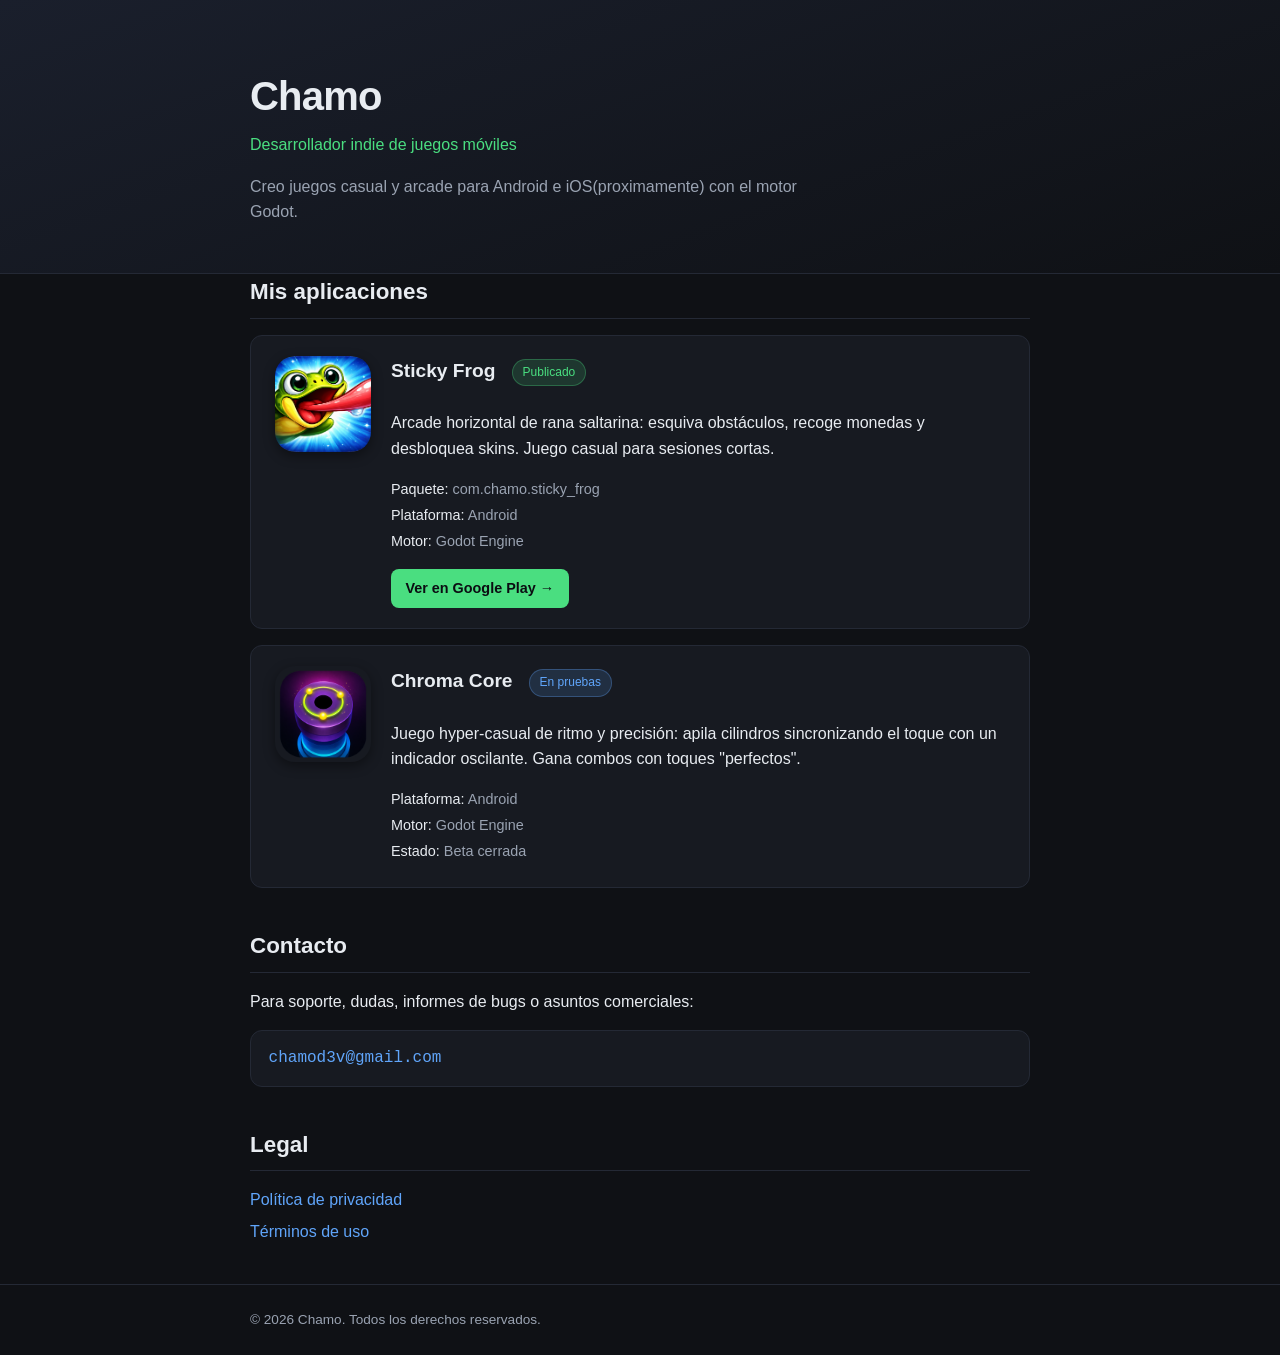
<file: docs/index.html>
<!DOCTYPE html>
<html lang="es">
<head>
<meta charset="UTF-8">
<meta name="viewport" content="width=device-width, initial-scale=1.0">
<title>Chamo — Indie Game Developer</title>
<meta name="description" content="Desarrollador indie de juegos móviles. Creador de Sticky Frog y Chroma Core.">
<link rel="stylesheet" href="style.css">
</head>
<body>
<header class="hero">
  <div class="container">
    <h1>Chamo</h1>
    <p class="tagline">Desarrollador indie de juegos móviles</p>
    <p class="lead">Creo juegos casual y arcade para Android e iOS(proximamente) con el motor Godot.</p>
  </div>
</header>

<main class="container">

  <section id="apps">
    <h2>Mis aplicaciones</h2>

    <article class="app-card">
      <img class="app-icon" src="assets/sticky_frog_icon.png" alt="Icono de Sticky Frog">
      <div class="app-body">
        <h3>Sticky Frog</h3>
        <span class="badge badge-live">Publicado</span>
        <p>Arcade horizontal de rana saltarina: esquiva obstáculos, recoge monedas y desbloquea skins. Juego casual para sesiones cortas.</p>
        <ul class="meta">
          <li><strong>Paquete:</strong> com.chamo.sticky_frog</li>
          <li><strong>Plataforma:</strong> Android</li>
          <li><strong>Motor:</strong> Godot Engine</li>
        </ul>
        <p class="app-links">
          <a class="store-link" href="https://play.google.com/store/apps/details?id=com.chamo.sticky_frog" target="_blank" rel="noopener">Ver en Google Play &rarr;</a>
        </p>
      </div>
    </article>

    <article class="app-card">
      <img class="app-icon" src="assets/chroma_core_icon.png" alt="Icono de Chroma Core">
      <div class="app-body">
        <h3>Chroma Core</h3>
        <span class="badge badge-beta">En pruebas</span>
        <p>Juego hyper-casual de ritmo y precisión: apila cilindros sincronizando el toque con un indicador oscilante. Gana combos con toques "perfectos".</p>
        <ul class="meta">
          <li><strong>Plataforma:</strong> Android</li>
          <li><strong>Motor:</strong> Godot Engine</li>
          <li><strong>Estado:</strong> Beta cerrada</li>
        </ul>
      </div>
    </article>
  </section>

  <section id="contact">
    <h2>Contacto</h2>
    <p>Para soporte, dudas, informes de bugs o asuntos comerciales:</p>
    <p class="contact-email">
      <a href="mailto:chamod3v@gmail.com">chamod3v@gmail.com</a>
    </p>
  </section>

  <section id="legal">
    <h2>Legal</h2>
    <ul class="legal-links">
      <li><a href="privacy.html">Política de privacidad</a></li>
      <li><a href="terms.html">Términos de uso</a></li>
    </ul>
  </section>

</main>

<footer>
  <div class="container">
    <p>&copy; <span id="year"></span> Chamo. Todos los derechos reservados.</p>
  </div>
</footer>

<script>
  document.getElementById('year').textContent = new Date().getFullYear();
</script>
</body>
</html>
</file>
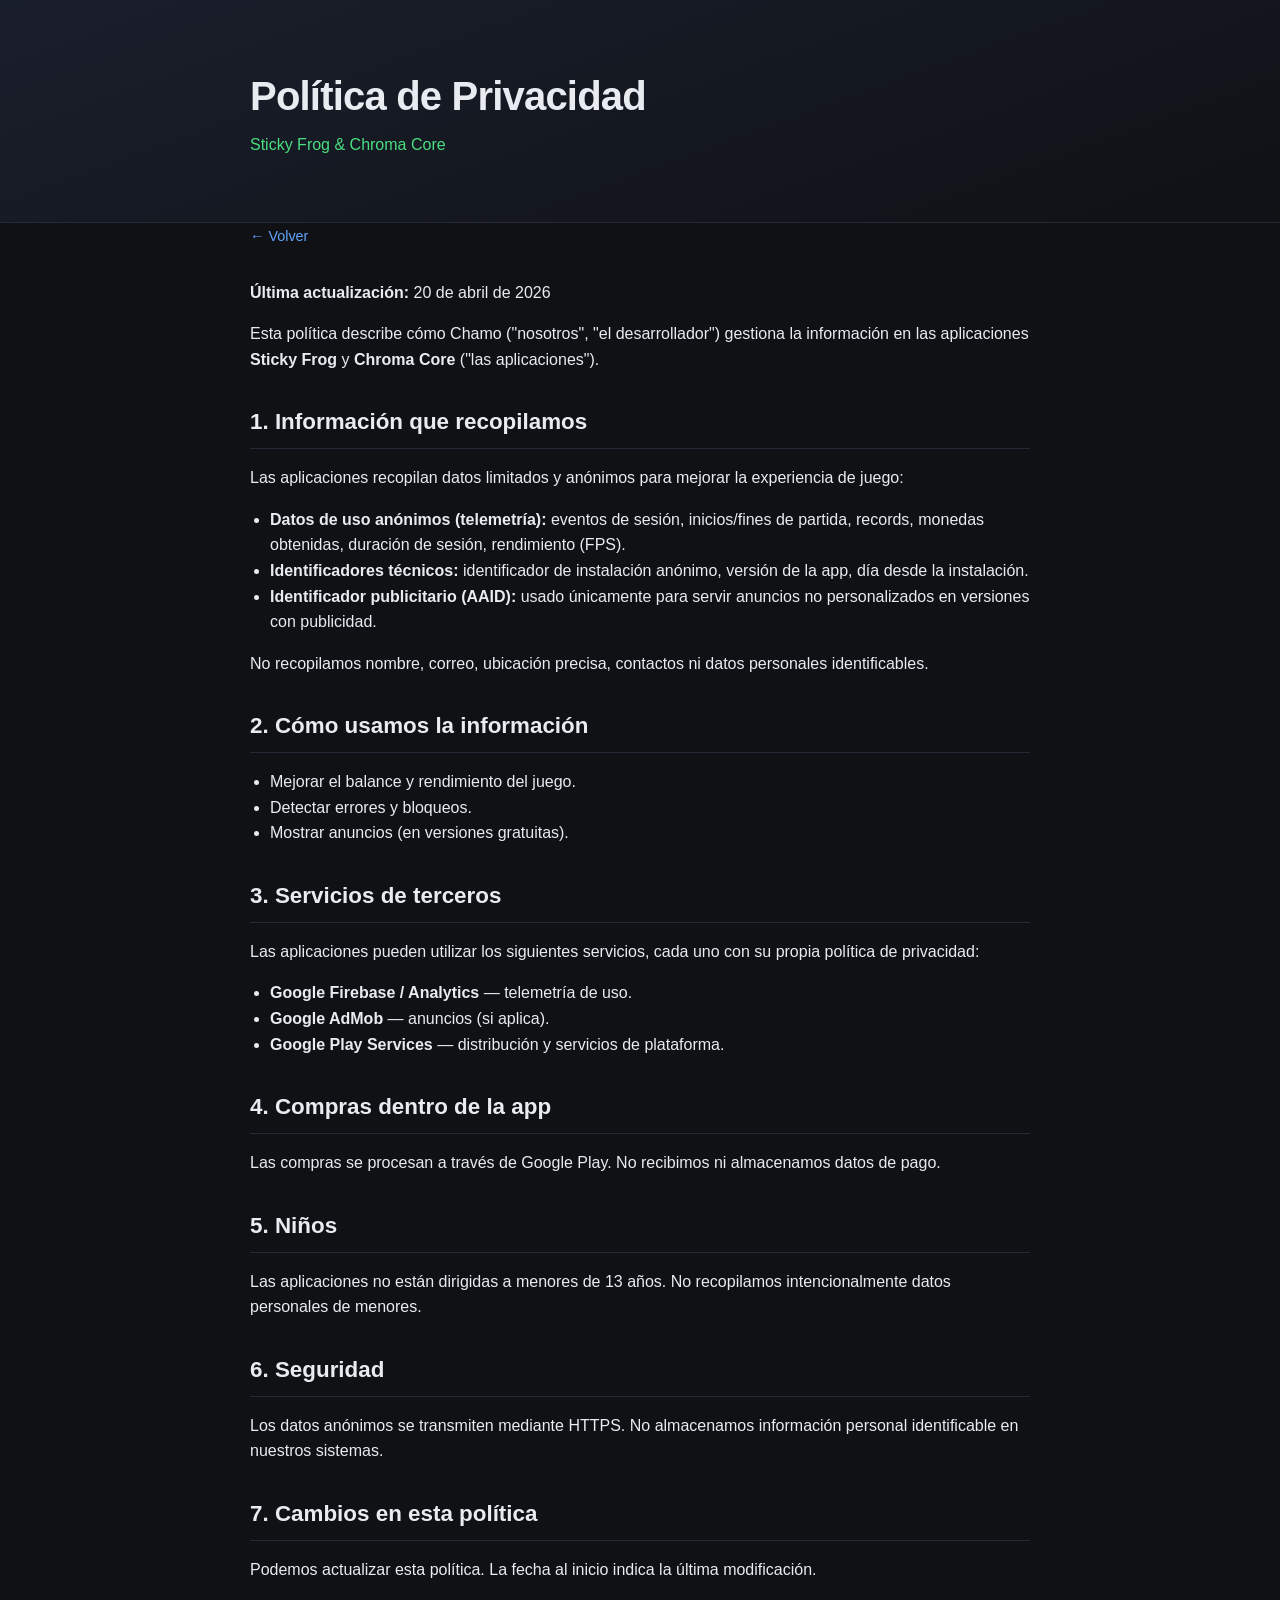
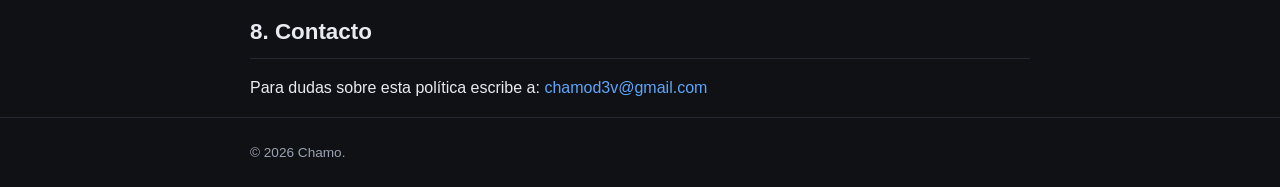
<file: docs/privacy.html>
<!DOCTYPE html>
<html lang="es">
<head>
<meta charset="UTF-8">
<meta name="viewport" content="width=device-width, initial-scale=1.0">
<title>Política de Privacidad — Chamo</title>
<link rel="stylesheet" href="style.css">
</head>
<body>
<header class="hero">
  <div class="container">
    <h1>Política de Privacidad</h1>
    <p class="tagline">Sticky Frog &amp; Chroma Core</p>
  </div>
</header>

<main class="container page-content">
  <a class="back-link" href="index.html">&larr; Volver</a>

  <p><strong>Última actualización:</strong> <span id="updated"></span></p>

  <p>Esta política describe cómo Chamo ("nosotros", "el desarrollador") gestiona la información en las aplicaciones <strong>Sticky Frog</strong> y <strong>Chroma Core</strong> ("las aplicaciones").</p>

  <h2>1. Información que recopilamos</h2>
  <p>Las aplicaciones recopilan datos limitados y anónimos para mejorar la experiencia de juego:</p>
  <ul>
    <li><strong>Datos de uso anónimos (telemetría):</strong> eventos de sesión, inicios/fines de partida, records, monedas obtenidas, duración de sesión, rendimiento (FPS).</li>
    <li><strong>Identificadores técnicos:</strong> identificador de instalación anónimo, versión de la app, día desde la instalación.</li>
    <li><strong>Identificador publicitario (AAID):</strong> usado únicamente para servir anuncios no personalizados en versiones con publicidad.</li>
  </ul>
  <p>No recopilamos nombre, correo, ubicación precisa, contactos ni datos personales identificables.</p>

  <h2>2. Cómo usamos la información</h2>
  <ul>
    <li>Mejorar el balance y rendimiento del juego.</li>
    <li>Detectar errores y bloqueos.</li>
    <li>Mostrar anuncios (en versiones gratuitas).</li>
  </ul>

  <h2>3. Servicios de terceros</h2>
  <p>Las aplicaciones pueden utilizar los siguientes servicios, cada uno con su propia política de privacidad:</p>
  <ul>
    <li><strong>Google Firebase / Analytics</strong> — telemetría de uso.</li>
    <li><strong>Google AdMob</strong> — anuncios (si aplica).</li>
    <li><strong>Google Play Services</strong> — distribución y servicios de plataforma.</li>
  </ul>

  <h2>4. Compras dentro de la app</h2>
  <p>Las compras se procesan a través de Google Play. No recibimos ni almacenamos datos de pago.</p>

  <h2>5. Niños</h2>
  <p>Las aplicaciones no están dirigidas a menores de 13 años. No recopilamos intencionalmente datos personales de menores.</p>

  <h2>6. Seguridad</h2>
  <p>Los datos anónimos se transmiten mediante HTTPS. No almacenamos información personal identificable en nuestros sistemas.</p>

  <h2>7. Cambios en esta política</h2>
  <p>Podemos actualizar esta política. La fecha al inicio indica la última modificación.</p>

  <h2>8. Contacto</h2>
  <p>Para dudas sobre esta política escribe a:
    <a href="mailto:chamod3v@gmail.com">chamod3v@gmail.com</a>
  </p>
</main>

<footer>
  <div class="container">
    <p>&copy; <span id="year"></span> Chamo.</p>
  </div>
</footer>

<script>
  document.getElementById('year').textContent = new Date().getFullYear();
  document.getElementById('updated').textContent = '20 de abril de 2026';
</script>
</body>
</html>
</file>
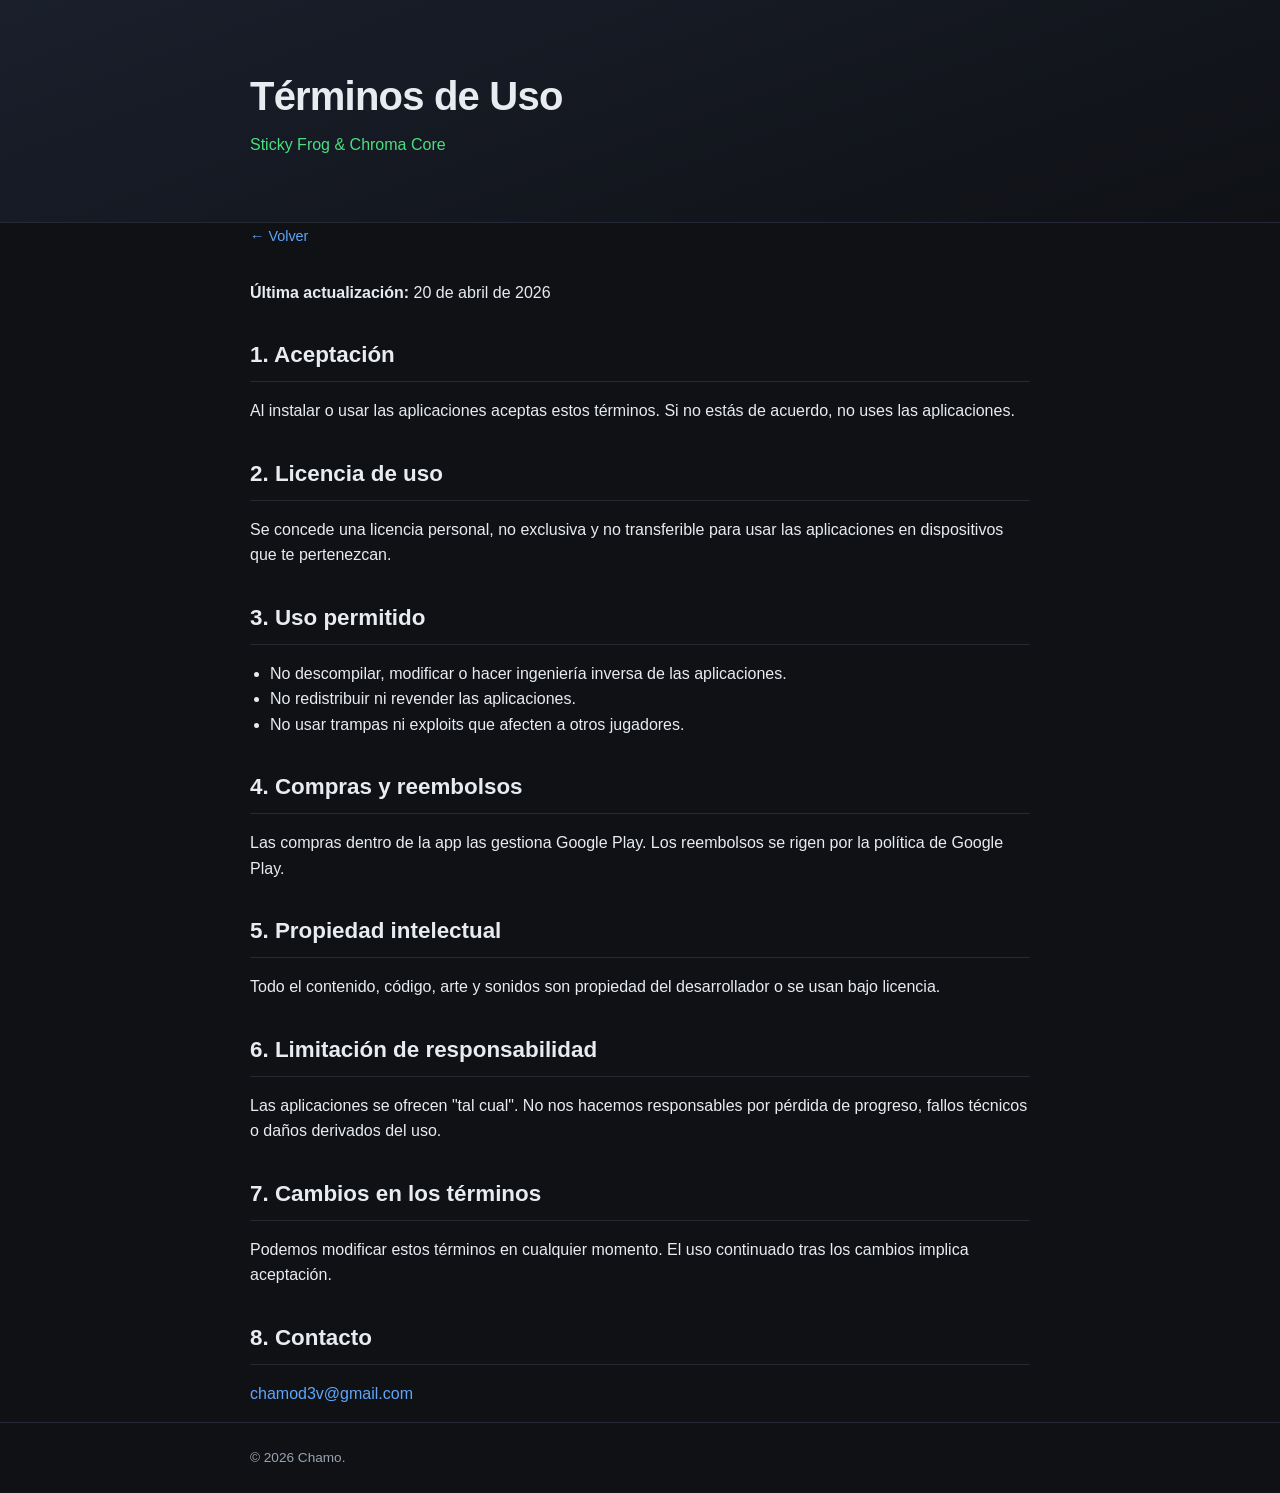
<file: docs/terms.html>
<!DOCTYPE html>
<html lang="es">
<head>
<meta charset="UTF-8">
<meta name="viewport" content="width=device-width, initial-scale=1.0">
<title>Términos de Uso — Chamo</title>
<link rel="stylesheet" href="style.css">
</head>
<body>
<header class="hero">
  <div class="container">
    <h1>Términos de Uso</h1>
    <p class="tagline">Sticky Frog &amp; Chroma Core</p>
  </div>
</header>

<main class="container page-content">
  <a class="back-link" href="index.html">&larr; Volver</a>

  <p><strong>Última actualización:</strong> <span id="updated"></span></p>

  <h2>1. Aceptación</h2>
  <p>Al instalar o usar las aplicaciones aceptas estos términos. Si no estás de acuerdo, no uses las aplicaciones.</p>

  <h2>2. Licencia de uso</h2>
  <p>Se concede una licencia personal, no exclusiva y no transferible para usar las aplicaciones en dispositivos que te pertenezcan.</p>

  <h2>3. Uso permitido</h2>
  <ul>
    <li>No descompilar, modificar o hacer ingeniería inversa de las aplicaciones.</li>
    <li>No redistribuir ni revender las aplicaciones.</li>
    <li>No usar trampas ni exploits que afecten a otros jugadores.</li>
  </ul>

  <h2>4. Compras y reembolsos</h2>
  <p>Las compras dentro de la app las gestiona Google Play. Los reembolsos se rigen por la política de Google Play.</p>

  <h2>5. Propiedad intelectual</h2>
  <p>Todo el contenido, código, arte y sonidos son propiedad del desarrollador o se usan bajo licencia.</p>

  <h2>6. Limitación de responsabilidad</h2>
  <p>Las aplicaciones se ofrecen "tal cual". No nos hacemos responsables por pérdida de progreso, fallos técnicos o daños derivados del uso.</p>

  <h2>7. Cambios en los términos</h2>
  <p>Podemos modificar estos términos en cualquier momento. El uso continuado tras los cambios implica aceptación.</p>

  <h2>8. Contacto</h2>
  <p><a href="mailto:chamod3v@gmail.com">chamod3v@gmail.com</a></p>
</main>

<footer>
  <div class="container">
    <p>&copy; <span id="year"></span> Chamo.</p>
  </div>
</footer>

<script>
  document.getElementById('year').textContent = new Date().getFullYear();
  document.getElementById('updated').textContent = '20 de abril de 2026';
</script>
</body>
</html>
</file>
<file: docs/style.css>
:root {
  --bg: #0f1115;
  --bg-card: #171a21;
  --fg: #e8ecf1;
  --fg-muted: #9aa3b2;
  --accent: #4ade80;
  --accent-alt: #60a5fa;
  --border: #242935;
  --radius: 12px;
}

* { box-sizing: border-box; }

body {
  margin: 0;
  font-family: -apple-system, BlinkMacSystemFont, "Segoe UI", Roboto, Helvetica, Arial, sans-serif;
  background: var(--bg);
  color: var(--fg);
  line-height: 1.6;
}

.container {
  max-width: 820px;
  margin: 0 auto;
  padding: 0 1.25rem;
}

.hero {
  padding: 4rem 0 3rem;
  background: linear-gradient(160deg, #1a1f2c 0%, #0f1115 100%);
  border-bottom: 1px solid var(--border);
}

.hero h1 {
  margin: 0 0 0.25rem;
  font-size: 2.5rem;
  letter-spacing: -0.02em;
}

.tagline {
  margin: 0 0 1rem;
  color: var(--accent);
  font-weight: 500;
}

.lead {
  margin: 0;
  color: var(--fg-muted);
  max-width: 560px;
}

main {
  padding: 2.5rem 1.25rem 3rem;
}

section {
  margin-bottom: 2.5rem;
}

h2 {
  font-size: 1.4rem;
  margin: 0 0 1rem;
  padding-bottom: 0.5rem;
  border-bottom: 1px solid var(--border);
}

.app-card {
  background: var(--bg-card);
  border: 1px solid var(--border);
  border-radius: var(--radius);
  padding: 1.25rem 1.5rem;
  margin-bottom: 1rem;
  display: flex;
  gap: 1.25rem;
  align-items: flex-start;
}

.app-icon {
  width: 96px;
  height: 96px;
  border-radius: 20px;
  flex-shrink: 0;
  object-fit: cover;
  box-shadow: 0 4px 12px rgba(0, 0, 0, 0.4);
}

.app-body {
  flex: 1;
  min-width: 0;
}

@media (max-width: 480px) {
  .app-card { flex-direction: column; align-items: center; text-align: center; }
  .app-icon { width: 112px; height: 112px; }
  .meta { text-align: left; }
}

.app-card h3 {
  display: inline-block;
  margin: 0 0.75rem 0.5rem 0;
  font-size: 1.2rem;
}

.badge {
  display: inline-block;
  font-size: 0.75rem;
  padding: 0.2rem 0.6rem;
  border-radius: 999px;
  vertical-align: middle;
  font-weight: 500;
}

.badge-live {
  background: rgba(74, 222, 128, 0.15);
  color: var(--accent);
  border: 1px solid rgba(74, 222, 128, 0.3);
}

.badge-beta {
  background: rgba(96, 165, 250, 0.15);
  color: var(--accent-alt);
  border: 1px solid rgba(96, 165, 250, 0.3);
}

.meta {
  list-style: none;
  padding: 0;
  margin: 0.75rem 0 0;
  font-size: 0.9rem;
  color: var(--fg-muted);
}

.meta li { margin-bottom: 0.2rem; }
.meta strong { color: var(--fg); font-weight: 500; }

.app-links { margin: 1rem 0 0; }

.store-link {
  display: inline-block;
  padding: 0.5rem 0.9rem;
  background: var(--accent);
  color: #0b0d12;
  border-radius: 8px;
  font-weight: 600;
  font-size: 0.9rem;
}

.store-link:hover {
  background: #3cc76e;
  text-decoration: none;
}

.contact-email {
  background: var(--bg-card);
  border: 1px solid var(--border);
  border-radius: var(--radius);
  padding: 0.9rem 1.1rem;
  font-family: "SF Mono", Menlo, Consolas, monospace;
  font-size: 1rem;
  word-break: break-all;
}

a {
  color: var(--accent-alt);
  text-decoration: none;
}

a:hover { text-decoration: underline; }

.legal-links {
  list-style: none;
  padding: 0;
  margin: 0;
}

.legal-links li { margin-bottom: 0.35rem; }

footer {
  border-top: 1px solid var(--border);
  padding: 1.5rem 0;
  color: var(--fg-muted);
  font-size: 0.85rem;
}

footer p { margin: 0; }

/* Privacy & terms pages */
.page-content h2 { margin-top: 2rem; }
.page-content p,
.page-content li { color: var(--fg); }
.page-content ul { padding-left: 1.25rem; }
.back-link {
  display: inline-block;
  margin-bottom: 1rem;
  font-size: 0.9rem;
}
</file>
